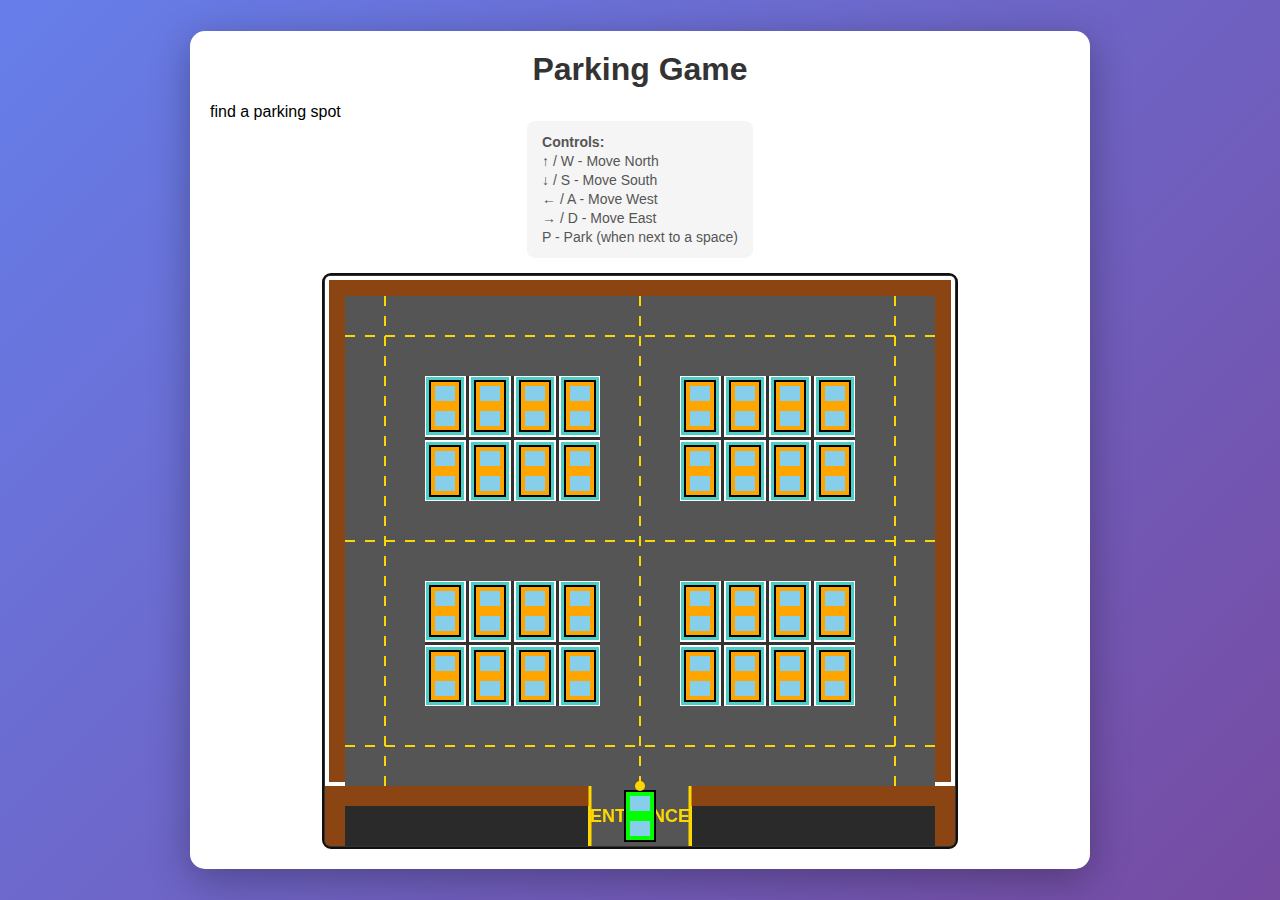
<file: Draft1-ParkingGame/index.html>
<!DOCTYPE html>
<html lang="en">
<head>
    <meta charset="UTF-8">
    <meta name="viewport" content="width=device-width, initial-scale=1.0">
    <title>Parking Game - Draft 1</title>
    <link rel="stylesheet" href="style.css">
</head>
<body>
    <div class="game-container">
        <h1>Parking Game</h1>
        <p class="subtitle">find a parking spot</p>
        <div class="game-info">
            <div class="controls-info">
                <p><strong>Controls:</strong></p>
                <p>↑ / W - Move North</p>
                <p>↓ / S - Move South</p>
                <p>← / A - Move West</p>
                <p>→ / D - Move East</p>
                <p>P - Park (when next to a space)</p>
            </div>
        </div>
        <canvas id="gameCanvas" tabindex="0"></canvas>
        <div id="parkButton" class="park-button hidden">PARK (P)</div>
    </div>
    
    <!-- Win Modal -->
    <div id="winModal" class="modal hidden">
        <div class="modal-content">
            <h2>🎉 You Win! 🎉</h2>
            <p>Congratulations! You successfully parked your car!</p>
            <button id="restartButton" class="restart-button">Restart Game</button>
        </div>
    </div>
    
    <script src="game.js"></script>
</body>
</html>
</file>
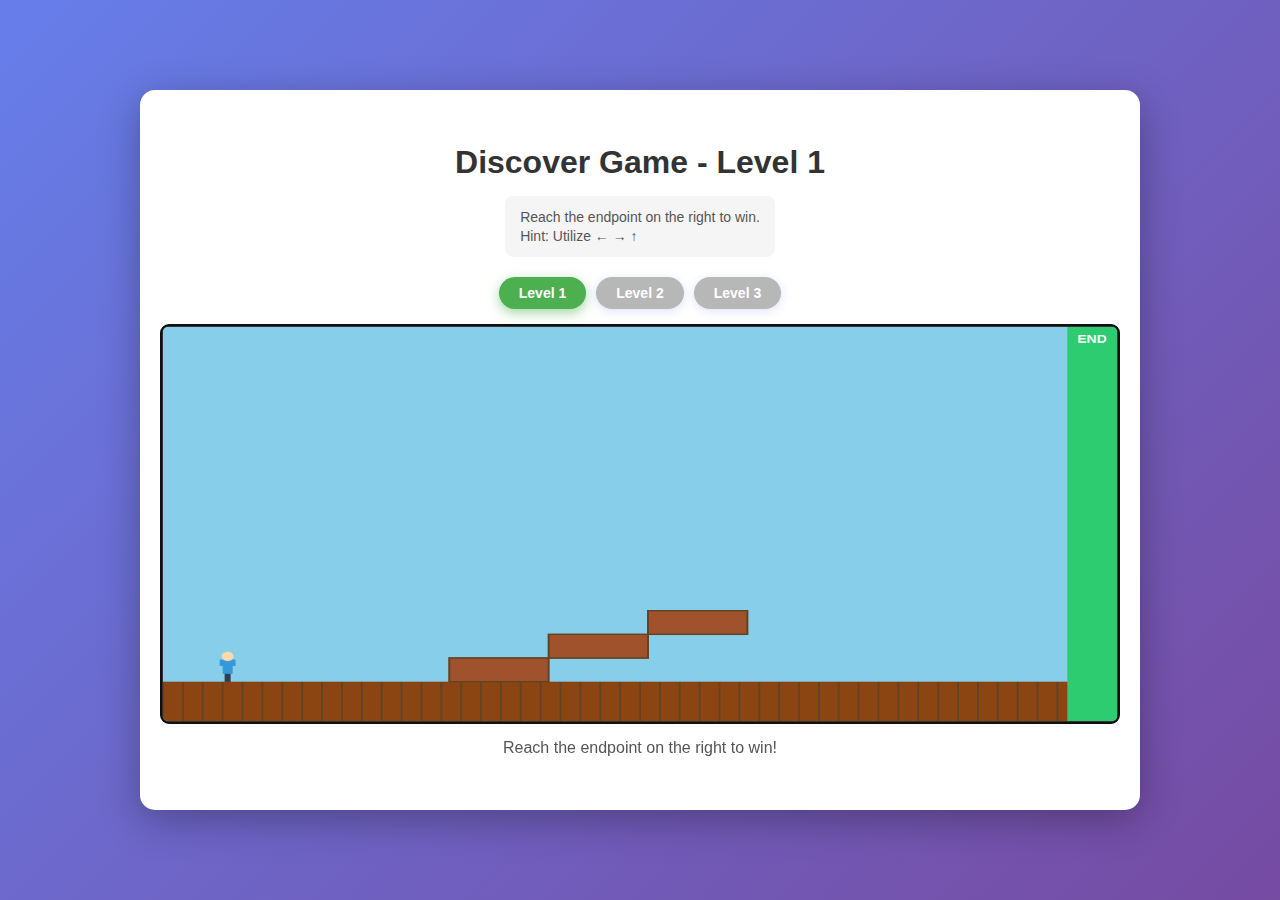
<file: Draft2-DiscoverGame/index.html>
<!DOCTYPE html>
<html lang="en">
<head>
    <meta charset="UTF-8">
    <meta name="viewport" content="width=device-width, initial-scale=1.0">
    <title>Discover Game - Draft 2</title>
    <link rel="stylesheet" href="style.css">
</head>
<body>
    <div class="game-container">
        <h1>Discover Game - Level <span id="levelDisplay">1</span></h1>
        <div class="game-info">
            <div class="controls-info">
                <p>Reach the endpoint on the right to win.</p>
                <p id="levelInstructions">Hint: Utilize ← → ↑</p>
            </div>
            <div class="level-selector">
                <button id="level1Button" class="level-button">Level 1</button>
                <button id="level2Button" class="level-button">Level 2</button>
                <button id="level3Button" class="level-button">Level 3</button>
            </div>
        </div>
        <canvas id="gameCanvas" tabindex="0"></canvas>
        <div class="objective">
            <p>Reach the endpoint on the right to win!</p>
        </div>
    </div>
    
    <!-- Win Modal -->
    <div id="winModal" class="modal hidden">
        <div class="modal-content">
            <h2>🎉 You Win! 🎉</h2>
            <p>Congratulations! You figured out the rules and reached the endpoint!</p>
            <button id="restartButton" class="restart-button">Play Again</button>
        </div>
    </div>
    
    <script src="game.js"></script>
</body>
</html>
</file>
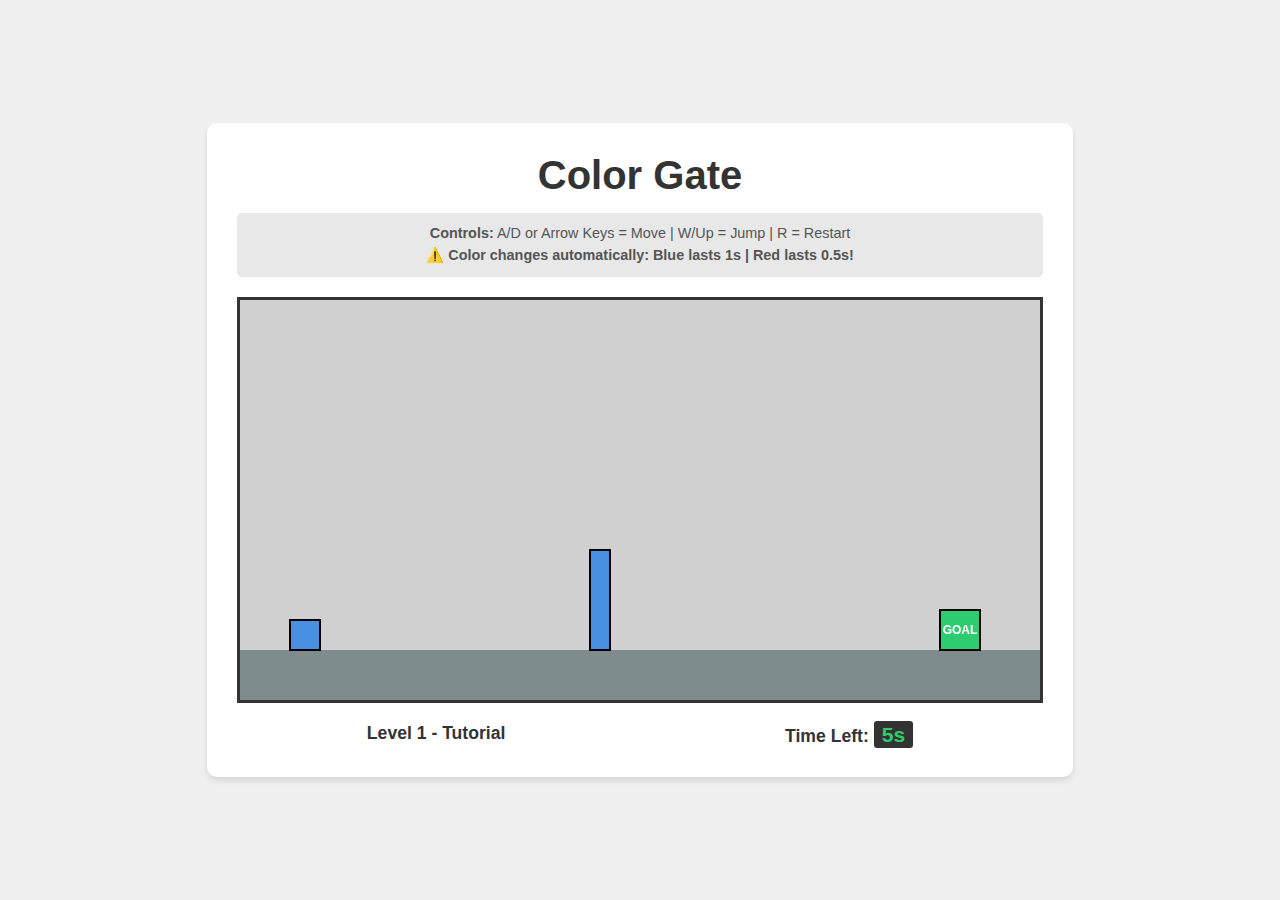
<file: Draft3-ColorGateGame/index.html>
<!DOCTYPE html>
<html lang="en">
<head>
    <meta charset="UTF-8">
    <meta name="viewport" content="width=device-width, initial-scale=1.0">
    <title>Color Gate - Puzzle Platformer</title>
    <link rel="stylesheet" href="style.css">
</head>
<body>
    <div class="game-container">
        <h1>Color Gate</h1>
        <div class="controls-info">
            <p><strong>Controls:</strong> A/D or Arrow Keys = Move | W/Up = Jump | R = Restart</p>
            <p><strong>⚠️ Color changes automatically: Blue lasts 1s | Red lasts 0.5s!</strong></p>
        </div>
        <canvas id="gameCanvas" width="800" height="400"></canvas>
        <div class="level-info">
            <p id="levelText">Level 1 - Tutorial</p>
            <p id="timerText">Time Left: <span id="levelTimer">5s</span></p>
        </div>
    </div>

    <!-- Level Complete Popup -->
    <div id="levelCompletePopup" class="popup-overlay">
        <div class="popup-content">
            <h2>🎉 Congratulations!</h2>
            <p id="popupMessage">Level Complete!</p>
            <button id="nextLevelBtn" class="popup-button">Next Level</button>
        </div>
    </div>

    <script src="game.js"></script>
</body>
</html>
</file>
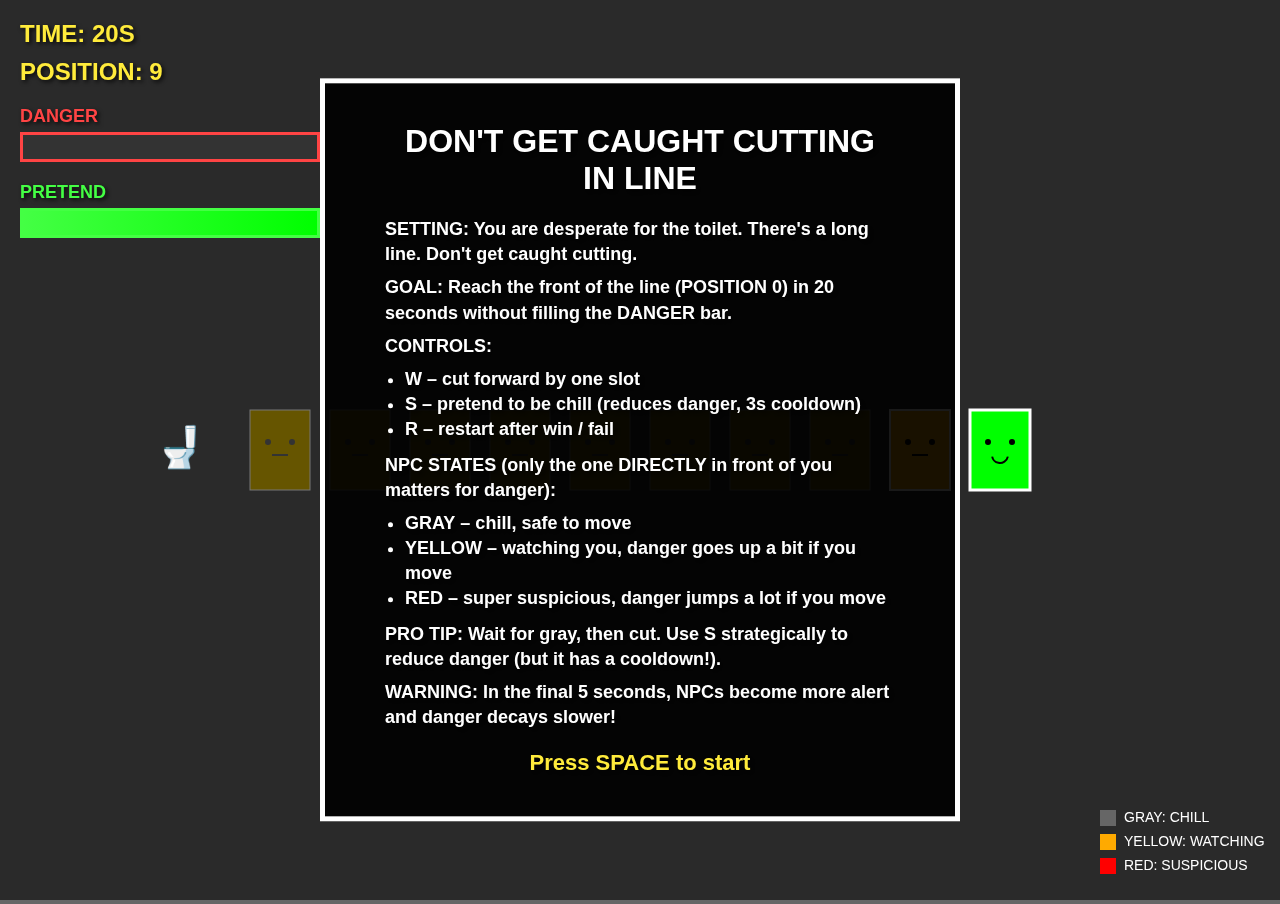
<file: Draft4-DidYouJustMove?/index.html>
<!DOCTYPE html>
<html lang="en">
<head>
    <meta charset="UTF-8">
    <meta name="viewport" content="width=device-width, initial-scale=1.0">
    <title>Did you just move?</title>
    <link rel="stylesheet" href="style.css">
</head>
<body>
    <div id="gameContainer">
        <div id="ui">
            <div id="timer">TIME: <span id="timeValue">20</span>s</div>
            <div id="position">POSITION: <span id="positionValue">9</span></div>
            <div id="dangerContainer">
                <div id="dangerLabel">DANGER</div>
                <div id="dangerBar">
                    <div id="dangerFill"></div>
                </div>
            </div>
            <div id="pretendContainer">
                <div id="pretendLabel">PRETEND</div>
                <div id="pretendBar">
                    <div id="pretendFill"></div>
                </div>
            </div>
        </div>
        <canvas id="gameCanvas"></canvas>
        <div id="startScreen">
            <div id="startTitle">DON'T GET CAUGHT CUTTING IN LINE</div>
            <div id="startInstructions">
                <p><strong>SETTING</strong>: You are desperate for the toilet. There's a long line. Don't get caught cutting.</p>
                <p><strong>GOAL</strong>: Reach the front of the line (POSITION 0) in 20 seconds without filling the DANGER bar.</p>
                <p><strong>CONTROLS</strong>:</p>
                <ul>
                    <li><strong>W</strong> – cut forward by one slot</li>
                    <li><strong>S</strong> – pretend to be chill (reduces danger, 3s cooldown)</li>
                    <li><strong>R</strong> – restart after win / fail</li>
                </ul>
                <p><strong>NPC STATES</strong> (only the one DIRECTLY in front of you matters for danger):</p>
                <ul>
                    <li><strong>GRAY</strong> – chill, safe to move</li>
                    <li><strong>YELLOW</strong> – watching you, danger goes up a bit if you move</li>
                    <li><strong>RED</strong> – super suspicious, danger jumps a lot if you move</li>
                </ul>
                <p><strong>PRO TIP</strong>: Wait for gray, then cut. Use S strategically to reduce danger (but it has a cooldown!).</p>
                <p><strong>WARNING</strong>: In the final 5 seconds, NPCs become more alert and danger decays slower!</p>
            </div>
            <div id="startHint">Press SPACE to start</div>
        </div>
        <div id="gameOver" class="hidden">
            <div id="gameOverText">Did you just move?</div>
            <div id="gameOverSubtext"></div>
            <div id="restartBtn">Press R to restart</div>
        </div>
        <div id="winScreen" class="hidden">
            <div id="winText">YOU WIN!</div>
            <div id="winSubtext">(but at what cost?)</div>
            <div id="restartBtnWin">Press R to restart</div>
        </div>
    </div>
    <script src="game.js"></script>
</body>
</html>
</file>
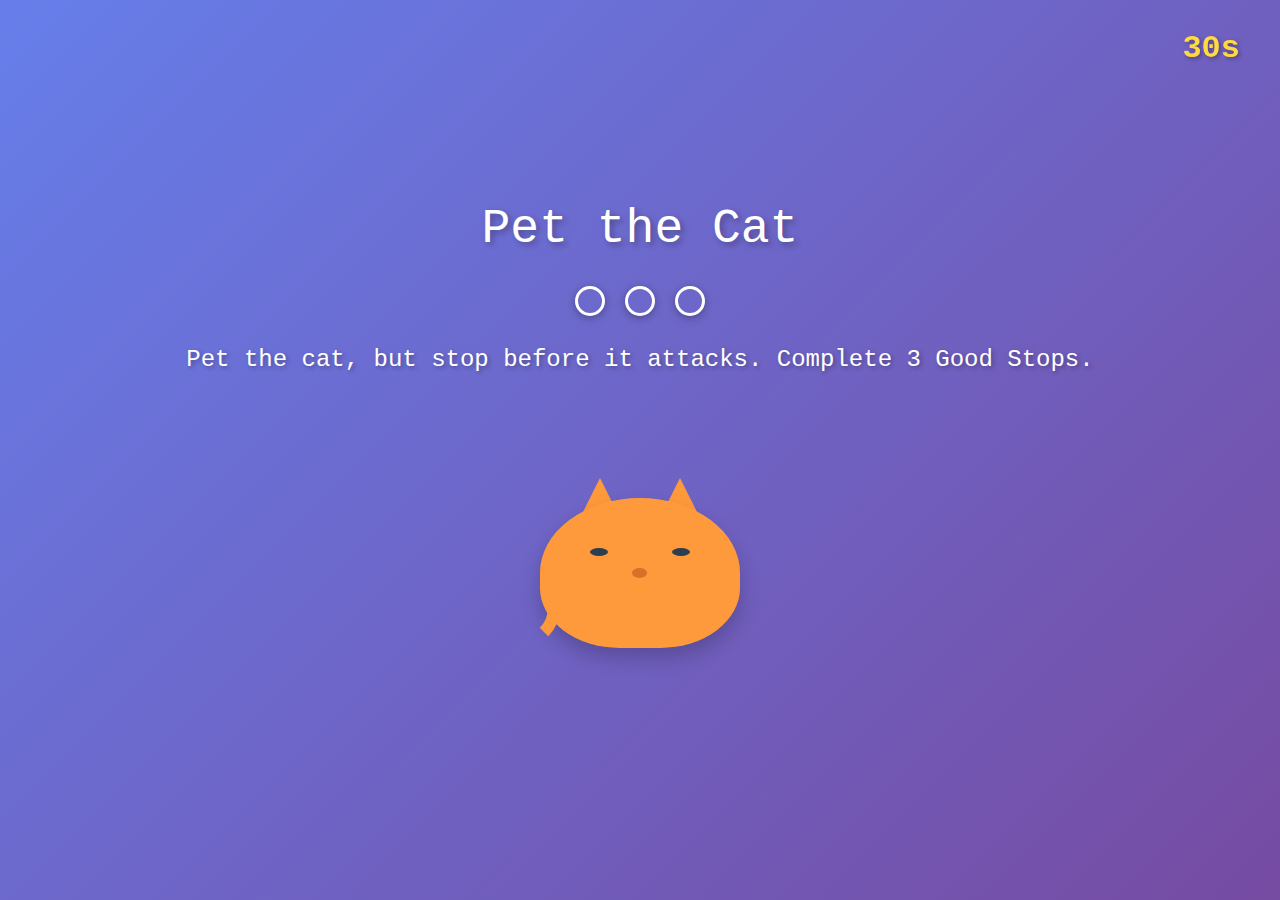
<file: Draft5-PetTheCat/index.html>
<!DOCTYPE html>
<html lang="en">
<head>
    <meta charset="UTF-8">
    <meta name="viewport" content="width=device-width, initial-scale=1.0">
    <title>Pet the Cat</title>
    <style>
        * {
            margin: 0;
            padding: 0;
            box-sizing: border-box;
            user-select: none;
        }

        body {
            font-family: 'Courier New', monospace;
            background: linear-gradient(135deg, #667eea 0%, #764ba2 100%);
            min-height: 100vh;
            display: flex;
            flex-direction: column;
            align-items: center;
            justify-content: center;
            overflow: hidden;
        }

        /* Keyframe Animations */
        @keyframes tailSwishSlow {
            0%, 100% { transform: rotate(-5deg); }
            50% { transform: rotate(5deg); }
        }

        @keyframes tailSwishFast {
            0%, 100% { transform: rotate(-35deg); }
            50% { transform: rotate(35deg); }
        }

        @keyframes pawSwipe {
            0% {
                opacity: 0;
                transform: rotate(-45deg) scale(0) translate(0, 0);
            }
            50% {
                opacity: 1;
                transform: rotate(-45deg) scale(1.5) translate(50px, -20px);
            }
            100% {
                opacity: 0;
                transform: rotate(-45deg) scale(1) translate(80px, -40px);
            }
        }

        @keyframes screenShake {
            0%, 100% { transform: translate(0, 0); }
            10%, 30%, 50%, 70%, 90% { transform: translate(-10px, 0); }
            20%, 40%, 60%, 80% { transform: translate(10px, 0); }
        }

        /* State-based animations applied via root classes */
        body.state-calm #tail {
            animation: tailSwishSlow 4s ease-in-out infinite;
        }

        body.state-warning #tail {
            animation: tailSwishFast 1s ease-in-out infinite;
        }

        body.state-attack #tail {
            animation: tailSwishFast 0.3s ease-in-out infinite;
        }

        body.attack-active {
            animation: screenShake 0.5s;
        }

        body.attack-active #paw {
            animation: pawSwipe 0.5s;
        }

        #flash {
            position: fixed;
            top: 0;
            left: 0;
            width: 100vw;
            height: 100vh;
            background: rgba(255, 0, 0, 0);
            pointer-events: none;
            transition: background 0.1s;
            z-index: 1000;
        }

        #flash.active {
            background: rgba(255, 0, 0, 0.5);
        }

        #title {
            font-size: 48px;
            color: white;
            text-shadow: 3px 3px 6px rgba(0, 0, 0, 0.3);
            margin-bottom: 30px;
        }

        #message {
            font-size: 24px;
            color: white;
            text-shadow: 2px 2px 4px rgba(0, 0, 0, 0.3);
            margin-bottom: 20px;
            min-height: 32px;
        }

        #timer-display {
            position: fixed;
            top: 30px;
            right: 40px;
            font-size: 32px;
            color: #ffd93d;
            text-shadow: 2px 2px 4px rgba(0, 0, 0, 0.3);
            font-weight: bold;
            z-index: 100;
        }

        #goals {
            display: flex;
            gap: 20px;
            margin-bottom: 30px;
            z-index: 100;
        }

        .goal-dot {
            width: 30px;
            height: 30px;
            border-radius: 50%;
            border: 3px solid white;
            background: transparent;
            box-shadow: 0 2px 8px rgba(0, 0, 0, 0.3);
            transition: background 0.3s, transform 0.2s;
        }

        .goal-dot.filled {
            background: white;
            transform: scale(1.2);
        }

        #cat-container {
            position: relative;
            width: 300px;
            height: 300px;
            cursor: pointer;
            z-index: 10;
            transition: transform 0.1s ease-out;
        }

        #cat-container.stunned {
            cursor: not-allowed;
            opacity: 0.7;
        }

        #cat {
            position: relative;
            width: 200px;
            height: 200px;
            margin: 50px auto;
        }

        #cat-body {
            position: absolute;
            width: 200px;
            height: 150px;
            background: #ff9a3c;
            border-radius: 50% 50% 40% 40%;
            top: 50px;
            left: 0;
            box-shadow: 0 10px 20px rgba(0, 0, 0, 0.2);
        }

        .ear {
            position: absolute;
            width: 0;
            height: 0;
            border-left: 30px solid transparent;
            border-right: 30px solid transparent;
            border-bottom: 60px solid #ff9a3c;
            top: 30px;
            transform-origin: bottom center;
            transition: transform 0.3s;
        }

        #ear-left {
            left: 30px;
        }

        #ear-right {
            right: 30px;
        }

        /* Ear rotation states */
        body.state-calm .ear {
            transform: rotate(0deg);
        }

        body.state-warning #ear-left {
            transform: rotate(-15deg);
        }

        body.state-warning #ear-right {
            transform: rotate(15deg);
        }

        body.state-attack #ear-left {
            transform: rotate(-30deg);
        }

        body.state-attack #ear-right {
            transform: rotate(30deg);
        }

        .eye {
            position: absolute;
            background: #2c3e50;
            border-radius: 50%;
            top: 100px;
            transition: all 0.3s;
        }

        #eye-left {
            left: 50px;
        }

        #eye-right {
            right: 50px;
        }

        /* Eye states */
        body.state-calm .eye {
            width: 18px;
            height: 8px;
            border-radius: 50%;
        }

        body.state-warning .eye {
            width: 25px;
            height: 25px;
            border-radius: 50%;
        }

        body.state-attack .eye {
            width: 8px;
            height: 30px;
            border-radius: 4px;
        }

        #nose {
            position: absolute;
            width: 15px;
            height: 10px;
            background: #d67128;
            border-radius: 50%;
            top: 120px;
            left: 92px;
        }

        #tail {
            position: absolute;
            width: 80px;
            height: 80px;
            border: 12px solid #ff9a3c;
            border-color: transparent #ff9a3c transparent transparent;
            border-radius: 50%;
            top: 120px;
            left: -60px;
            transform-origin: right center;
        }

        #paw {
            position: absolute;
            width: 40px;
            height: 40px;
            background: #ff9a3c;
            border-radius: 50% 50% 50% 0;
            top: 150px;
            left: 180px;
            opacity: 0;
            transform: rotate(-45deg) scale(0);
            z-index: 100;
        }

        #restart-btn {
            margin-top: 30px;
            padding: 15px 30px;
            font-size: 20px;
            font-family: 'Courier New', monospace;
            background: white;
            border: none;
            border-radius: 10px;
            cursor: pointer;
            box-shadow: 0 5px 15px rgba(0, 0, 0, 0.2);
            transition: transform 0.2s, box-shadow 0.2s;
            display: none;
        }

        #restart-btn:hover {
            transform: translateY(-2px);
            box-shadow: 0 7px 20px rgba(0, 0, 0, 0.3);
        }

        #restart-btn:active {
            transform: translateY(0);
            box-shadow: 0 3px 10px rgba(0, 0, 0, 0.2);
        }

        #restart-btn.show {
            display: block;
        }
    </style>
</head>
<body class="state-calm">
    <div id="flash"></div>
    <div id="timer-display">
        <span id="timer-count">30</span>s
    </div>
    <div id="title">Pet the Cat</div>
    <div id="goals">
        <div class="goal-dot" id="goal1"></div>
        <div class="goal-dot" id="goal2"></div>
        <div class="goal-dot" id="goal3"></div>
    </div>
    <div id="message">Pet the cat, but stop before it attacks. Complete 3 Good Stops.</div>
    
    <div id="cat-container">
        <div id="cat">
            <div id="ear-left" class="ear"></div>
            <div id="ear-right" class="ear"></div>
            <div id="cat-body"></div>
            <div id="eye-left" class="eye"></div>
            <div id="eye-right" class="eye"></div>
            <div id="nose"></div>
            <div id="tail"></div>
            <div id="paw"></div>
        </div>
    </div>

    <button id="restart-btn">Restart</button>

    <script>
        // Game state
        let tension = 0;
        let goodStops = 0;
        let isStunned = false;
        let gameTime = 0;
        let gameStarted = false;
        let gameRunning = true;
        let lastTime = Date.now();
        let hasAttacked = false;
        let lastState = 'calm';
        
        // Combo system
        let combo = 0;
        let lastPetTime = 0;
        let stopTime = 0; // When player stopped (last pet + 0.9s)
        let isStopped = false;
        let stopObservationStart = 0;
        
        // Good Stop tracking
        let currentCombo = 0;
        let warningTouchesInCombo = 0;
        let enteredWarningInCombo = false;
        let wasInWarning = false;
        let isInWarningState = false; // Track if currently in WARNING state
        let achievedGoodStopInWarning = false; // Track if Good Stop was achieved after entering WARNING
        
        // Guidance (first 3 warnings)
        let warningCount = 0;
        let goodStopCount = 0;

        // Constants
        const GAME_DURATION = 30;
        const TENSION_BASE = 8; // base tension per click
        const TENSION_COOLDOWN = 15; // per second when not petting
        const STUN_DURATION = 1; // 1 second stun after attack
        const GOOD_STOPS_REQUIRED = 3;
        
        // Good Stop requirements
        const MIN_COMBO_FOR_GOOD_STOP = 6;
        const MIN_WARNING_TOUCHES = 2;
        const STOP_WINDOW = 0.9; // seconds without petting = stop
        const OBSERVATION_WINDOW = 1.2; // seconds to observe if tension drops
        const CALM_THRESHOLD = 45; // tension must drop below this for Good Stop

        // DOM elements
        const cat = document.getElementById('cat');
        const catContainer = document.getElementById('cat-container');
        const message = document.getElementById('message');
        const restartBtn = document.getElementById('restart-btn');
        const flash = document.getElementById('flash');
        const paw = document.getElementById('paw');
        const body = document.body;
        const timerCount = document.getElementById('timer-count');
        const goalDots = [
            document.getElementById('goal1'),
            document.getElementById('goal2'),
            document.getElementById('goal3')
        ];

        // Audio context for sound effects
        let audioContext = null;
        
        // Initialize audio context (requires user interaction)
        function initAudio() {
            if (!audioContext) {
                audioContext = new (window.AudioContext || window.webkitAudioContext)();
            }
        }

        // Sound effect functions using Web Audio API
        function playSound(frequency, duration, type = 'sine', volume = 0.3) {
            if (!audioContext) return;
            
            const oscillator = audioContext.createOscillator();
            const gainNode = audioContext.createGain();
            
            oscillator.connect(gainNode);
            gainNode.connect(audioContext.destination);
            
            oscillator.frequency.value = frequency;
            oscillator.type = type;
            
            gainNode.gain.setValueAtTime(volume, audioContext.currentTime);
            gainNode.gain.exponentialRampToValueAtTime(0.01, audioContext.currentTime + duration);
            
            oscillator.start(audioContext.currentTime);
            oscillator.stop(audioContext.currentTime + duration);
        }

        // Specific sound effects
        function playPetSound() {
            // Soft click/pet sound
            playSound(400, 0.1, 'sine', 0.2);
        }

        function playWarningSound() {
            // Rising tension sound
            playSound(300, 0.15, 'sine', 0.25);
            setTimeout(() => playSound(350, 0.15, 'sine', 0.2), 50);
        }

        function playAttackSound() {
            // Harsh attack sound
            playSound(150, 0.2, 'sawtooth', 0.5);
            setTimeout(() => playSound(200, 0.15, 'sawtooth', 0.4), 100);
        }

        function playGoodStopSound() {
            // Pleasant success sound
            playSound(523, 0.15, 'sine', 0.3); // C
            setTimeout(() => playSound(659, 0.15, 'sine', 0.3), 100); // E
            setTimeout(() => playSound(784, 0.2, 'sine', 0.3), 200); // G
        }

        // Click event (pet cat)
        catContainer.addEventListener('click', (e) => {
            if (!isStunned && gameRunning) {
                // Initialize audio on first interaction
                if (!audioContext) {
                    initAudio();
                }
                petCat();
            }
        });

        // Restart button
        restartBtn.addEventListener('click', () => {
            // Initialize audio on first interaction
            if (!audioContext) {
                initAudio();
            }
            resetGame();
        });

        function petCat() {
            // Start the game on first click
            if (!gameStarted) {
                gameStarted = true;
                gameTime = 0;
                lastTime = Date.now();
                message.textContent = '';
            }

            // Cancel stop if player pets again
            if (isStopped) {
                isStopped = false;
                stopTime = 0;
                stopObservationStart = 0;
                // Continue combo
                combo = currentCombo;
            }

            // Update combo
            combo++;
            currentCombo = combo;
            lastPetTime = gameTime;

            // Calculate tension increase: base + combo bonus
            const comboBonus = Math.floor(combo / 3);
            const tensionIncrease = TENSION_BASE + comboBonus;
            tension += tensionIncrease;
            tension = Math.max(0, Math.min(100, tension));

            // Track if we entered WARNING in this combo
            const currentState = getState();
            if (currentState === 'warning') {
                if (!enteredWarningInCombo) {
                    enteredWarningInCombo = true;
                }
                warningTouchesInCombo++;
                wasInWarning = true;
            }

            // Check for immediate attack
            if (currentState === 'attack' && !hasAttacked && !isStunned) {
                triggerAttack();
            }

            // Trigger pet animation (visual feedback)
            catContainer.style.transform = 'scale(0.95)';
            setTimeout(() => {
                catContainer.style.transform = 'scale(1)';
            }, 100);

            // Play pet sound
            playPetSound();
        }


        function updateDisplay() {
            const timeLeft = Math.max(0, Math.ceil(GAME_DURATION - gameTime));
            timerCount.textContent = timeLeft;
            
            // Update goal dots
            for (let i = 0; i < goalDots.length; i++) {
                if (i < goodStops) {
                    goalDots[i].classList.add('filled');
                } else {
                    goalDots[i].classList.remove('filled');
                }
            }
        }

        function resetGame() {
            // Reset all game state
            tension = 0;
            goodStops = 0;
            isStunned = false;
            gameTime = 0;
            gameStarted = false;
            gameRunning = true;
            lastTime = Date.now();
            hasAttacked = false;
            lastState = 'calm';
            
            // Reset combo system
            combo = 0;
            currentCombo = 0;
            lastPetTime = 0;
            stopTime = 0;
            isStopped = false;
            stopObservationStart = 0;
            
            // Reset Good Stop tracking
            warningTouchesInCombo = 0;
            enteredWarningInCombo = false;
            wasInWarning = false;
            isInWarningState = false;
            achievedGoodStopInWarning = false;
            
            // Reset guidance
            warningCount = 0;
            goodStopCount = 0;
            
            // Reset UI
            message.textContent = 'Pet the cat, but stop before it attacks. Complete 3 Good Stops.';
            restartBtn.classList.remove('show');
            catContainer.classList.remove('stunned');
            body.classList.remove('attack-active');
            catContainer.style.transform = 'scale(1)';
            
            // Reset timer display to 30
            timerCount.textContent = GAME_DURATION;
            
            // Update displays and cat state
            updateDisplay();
            updateCatState();

            // Restart the loop if it was stopped after a game end
            requestAnimationFrame(gameLoop);
        }

        function getState() {
            if (tension >= 80) return 'attack';
            if (tension >= 50) return 'warning';
            return 'calm';
        }

        function updateCatState() {
            const state = getState();
            // Remove all state classes
            body.classList.remove('state-calm', 'state-warning', 'state-attack');
            // Add current state class
            body.classList.add(`state-${state}`);
        }

        function triggerAttack() {
            hasAttacked = true;
            gameRunning = false;

            // Play attack sound
            playAttackSound();

            // Visual effects - trigger attack animations via root class
            body.classList.add('attack-active');
            flash.classList.add('active');

            // Stun player
            isStunned = true;
            catContainer.classList.add('stunned');

            // Remove visual effects
            setTimeout(() => {
                body.classList.remove('attack-active');
                flash.classList.remove('active');
                updateCatState();
            }, 500);

            // Game over immediately after attack
            setTimeout(() => {
                endGame('attack');
            }, 500);
        }

        function endGame(reason) {
            gameRunning = false;
            
            // Determine ending based on reason
            let endingMessage = '';
            if (reason === 'success') {
                // Success ending - completed 3 good stops
                endingMessage = 'Success! You learned when to stop.';
            } else if (reason === 'attack') {
                // Failure ending - got attacked
                endingMessage = 'Not every touch is welcome.';
            } else {
                // Neutral ending (time ran out)
                endingMessage = `Time's up. You stopped ${goodStops}/3 times.`;
            }
            
            message.textContent = endingMessage;
            restartBtn.classList.add('show');
        }

        function gameLoop() {
            if (!gameRunning) return;

            const currentTime = Date.now();
            const deltaTime = (currentTime - lastTime) / 1000;
            lastTime = currentTime;

            // Only progress game time after first click
            if (gameStarted) {
                gameTime += deltaTime;

                // Check if game is over (time limit)
                if (gameTime >= GAME_DURATION) {
                    endGame('timeout');
                    return;
                }

                // Check for successful completion (3 good stops)
                if (goodStops >= GOOD_STOPS_REQUIRED) {
                    endGame('success');
                    return;
                }
            }

            // Always update display (even if game hasn't started)
            updateDisplay();

            // Only process game mechanics after game has started
            if (gameStarted) {
                // Handle tension cooldown
                if (!isStunned) {
                    tension -= TENSION_COOLDOWN * deltaTime;
                    tension = Math.max(0, Math.min(100, tension));
                }

                // Check for stop (0.9 seconds without petting)
                if (!isStopped && combo > 0 && (gameTime - lastPetTime) >= STOP_WINDOW) {
                    isStopped = true;
                    stopTime = gameTime;
                    stopObservationStart = gameTime;
                }

                // Track state changes
                const currentState = getState();
                
                // Track WARNING entry
                if (currentState === 'warning' && lastState !== 'warning') {
                    warningCount++;
                    wasInWarning = true;
                    isInWarningState = true;
                    achievedGoodStopInWarning = false; // Reset when entering WARNING
                    // Play warning sound
                    playWarningSound();
                }

                // Handle Good Stop observation period (check this BEFORE leaving WARNING check)
                if (isStopped && stopObservationStart > 0) {
                    const observationTime = gameTime - stopObservationStart;
                    
                    // Check if tension dropped to CALM
                    if (currentState === 'calm' && tension < CALM_THRESHOLD) {
                        // Check Good Stop conditions
                        const validCombo = currentCombo >= MIN_COMBO_FOR_GOOD_STOP;
                        const validWarning = enteredWarningInCombo && warningTouchesInCombo >= MIN_WARNING_TOUCHES;
                        const noAttack = !hasAttacked;
                        
                        if (validCombo && validWarning && noAttack) {
                            // Good Stop success!
                            goodStops++;
                            goodStopCount++;
                            updateDisplay();
                            
                            // Mark that Good Stop was achieved (before leaving WARNING check)
                            achievedGoodStopInWarning = true;
                            
                            // Play success sound
                            playGoodStopSound();
                            
                            // Show success message
                            message.textContent = 'Good stop.';
                            setTimeout(() => {
                                if (message.textContent === 'Good stop.') {
                                    message.textContent = '';
                                }
                            }, 2000);
                            
                            // Reset combo tracking
                            combo = 0;
                            currentCombo = 0;
                            warningTouchesInCombo = 0;
                            enteredWarningInCombo = false;
                        }
                        
                        // Reset stop tracking
                        isStopped = false;
                        stopTime = 0;
                        stopObservationStart = 0;
                        currentCombo = 0;
                        warningTouchesInCombo = 0;
                        enteredWarningInCombo = false;
                    } else if (observationTime > OBSERVATION_WINDOW) {
                        // Observation window expired - check if should show "Too gentle"
                        const meetsGoodStopRequirements = currentCombo >= MIN_COMBO_FOR_GOOD_STOP && 
                                                           enteredWarningInCombo && 
                                                           warningTouchesInCombo >= MIN_WARNING_TOUCHES;
                        
                        // If observation expired without success and was in WARNING, show "Too gentle"
                        if (isInWarningState && !achievedGoodStopInWarning && meetsGoodStopRequirements) {
                            // Had requirements but observation expired without success
                            message.textContent = 'Too gentle.';
                            setTimeout(() => {
                                if (message.textContent === 'Too gentle.') {
                                    message.textContent = '';
                                }
                            }, 2000);
                        }
                        
                        // Reset observation period
                        isStopped = false;
                        stopTime = 0;
                        stopObservationStart = 0;
                        combo = 0;
                        currentCombo = 0;
                        warningTouchesInCombo = 0;
                        enteredWarningInCombo = false;
                        isInWarningState = false;
                    }
                }

                // Reset combo if tension fully cools down
                if (tension === 0 && combo > 0) {
                    combo = 0;
                    currentCombo = 0;
                    warningTouchesInCombo = 0;
                    enteredWarningInCombo = false;
                }
                
                // Track leaving WARNING state (without Good Stop) - check AFTER Good Stop evaluation
                // Only show "Too gentle" if player left WARNING without meeting Good Stop requirements
                // AND not in observation period (wait for observation period to end)
                if (isInWarningState && currentState !== 'warning' && !achievedGoodStopInWarning) {
                    // Check if player meets Good Stop requirements
                    const meetsGoodStopRequirements = currentCombo >= MIN_COMBO_FOR_GOOD_STOP && 
                                                       enteredWarningInCombo && 
                                                       warningTouchesInCombo >= MIN_WARNING_TOUCHES;
                    
                    // Only show "Too gentle" if:
                    // 1. Not in observation period (already stopped and waiting), AND
                    // 2. Doesn't meet requirements (if meets requirements, wait for observation period)
                    if (!isStopped && !meetsGoodStopRequirements) {
                        // Left WARNING without meeting requirements and not in observation period
                        message.textContent = 'Too gentle.';
                        setTimeout(() => {
                            if (message.textContent === 'Too gentle.') {
                                message.textContent = '';
                            }
                        }, 2000);
                        isInWarningState = false;
                    }
                    // If in observation period or meets requirements, keep isInWarningState true
                    // to check later when observation period ends
                } else if (currentState !== 'warning' && !isStopped) {
                    // Reset flag when not in WARNING and not observing
                    isInWarningState = false;
                }
                
                // Check for attack
                if (currentState === 'attack' && !hasAttacked && !isStunned) {
                    triggerAttack();
                } else if (currentState !== 'attack') {
                    hasAttacked = false;
                }
                
                lastState = currentState;

                // Update state
                updateCatState();
            }

            requestAnimationFrame(gameLoop);
        }

        // Start the game
        gameLoop();
    </script>
</body>
</html>
</file>
<file: Draft1-ParkingGame/style.css>
* {
    margin: 0;
    padding: 0;
    box-sizing: border-box;
}

body {
    font-family: 'Arial', sans-serif;
    background: linear-gradient(135deg, #667eea 0%, #764ba2 100%);
    display: flex;
    justify-content: center;
    align-items: center;
    min-height: 100vh;
    padding: 20px;
}

.game-container {
    background: white;
    border-radius: 15px;
    padding: 20px;
    box-shadow: 0 10px 40px rgba(0, 0, 0, 0.3);
    max-width: 900px;
    width: 100%;
}

h1 {
    text-align: center;
    color: #333;
    margin-bottom: 15px;
}

.game-info {
    display: flex;
    justify-content: center;
    margin-bottom: 15px;
}

.controls-info {
    background: #f5f5f5;
    padding: 10px 15px;
    border-radius: 8px;
    font-size: 14px;
}

.controls-info p {
    margin: 3px 0;
    color: #555;
}

#gameCanvas {
    display: block;
    margin: 0 auto;
    border: 3px solid #333;
    border-radius: 8px;
    background: #2a2a2a;
    cursor: pointer;
}

.park-button {
    position: fixed;
    bottom: 30px;
    left: 50%;
    transform: translateX(-50%);
    background: #4CAF50;
    color: white;
    padding: 15px 30px;
    border-radius: 50px;
    font-size: 18px;
    font-weight: bold;
    cursor: pointer;
    box-shadow: 0 4px 15px rgba(76, 175, 80, 0.4);
    transition: all 0.3s ease;
    z-index: 1000;
}

.park-button:hover {
    background: #45a049;
    transform: translateX(-50%) scale(1.05);
    box-shadow: 0 6px 20px rgba(76, 175, 80, 0.6);
}

.park-button.hidden {
    display: none;
}

/* Win Modal Styles */
.modal {
    position: fixed;
    top: 0;
    left: 0;
    width: 100%;
    height: 100%;
    background: rgba(0, 0, 0, 0.7);
    display: flex;
    justify-content: center;
    align-items: center;
    z-index: 2000;
    animation: fadeIn 0.3s ease;
}

.modal.hidden {
    display: none;
}

.modal-content {
    background: white;
    padding: 40px;
    border-radius: 15px;
    text-align: center;
    box-shadow: 0 10px 40px rgba(0, 0, 0, 0.5);
    animation: slideIn 0.3s ease;
    max-width: 400px;
    width: 90%;
}

.modal-content h2 {
    color: #4CAF50;
    margin-bottom: 15px;
    font-size: 32px;
}

.modal-content p {
    color: #555;
    margin-bottom: 25px;
    font-size: 18px;
}

.restart-button {
    background: #4CAF50;
    color: white;
    padding: 15px 40px;
    border: none;
    border-radius: 50px;
    font-size: 18px;
    font-weight: bold;
    cursor: pointer;
    box-shadow: 0 4px 15px rgba(76, 175, 80, 0.4);
    transition: all 0.3s ease;
}

.restart-button:hover {
    background: #45a049;
    transform: scale(1.05);
    box-shadow: 0 6px 20px rgba(76, 175, 80, 0.6);
}

@keyframes fadeIn {
    from {
        opacity: 0;
    }
    to {
        opacity: 1;
    }
}

@keyframes slideIn {
    from {
        transform: translateY(-50px);
        opacity: 0;
    }
    to {
        transform: translateY(0);
        opacity: 1;
    }
}
</file>
<file: Draft2-DiscoverGame/style.css>
* {
    margin: 0;
    padding: 0;
    box-sizing: border-box;
}

body {
    font-family: 'Arial', sans-serif;
    background: linear-gradient(135deg, #667eea 0%, #764ba2 100%);
    display: flex;
    justify-content: center;
    align-items: center;
    min-height: 100vh;
    padding: 20px;
}

.game-container {
    background: white;
    border-radius: 15px;
    padding: 20px;
    box-shadow: 0 10px 40px rgba(0, 0, 0, 0.3);
    max-width: 1000px;
    width: 100%;
    display: flex;
    flex-direction: column;
    justify-content: center;
    min-height: 80vh;
}

h1 {
    text-align: center;
    color: #333;
    margin-bottom: 15px;
}

.game-info {
    display: flex;
    flex-direction: column;
    align-items: center;
    gap: 10px;
    margin-bottom: 15px;
    flex-shrink: 0;
}

.controls-info {
    background: #f5f5f5;
    padding: 10px 15px;
    border-radius: 8px;
    font-size: 14px;
}

.controls-info p {
    margin: 3px 0;
    color: #555;
}

.controls-info em {
    color: #e74c3c;
    font-weight: bold;
}

.level-selector {
    display: flex;
    gap: 10px;
    margin-top: 10px;
}

.level-button {
    background: #667eea;
    color: white;
    padding: 8px 20px;
    border: none;
    border-radius: 20px;
    font-size: 14px;
    font-weight: bold;
    cursor: pointer;
    transition: all 0.3s ease;
    box-shadow: 0 2px 8px rgba(102, 126, 234, 0.3);
}

.level-button:hover {
    background: #5568d3;
    transform: scale(1.05);
    box-shadow: 0 4px 12px rgba(102, 126, 234, 0.5);
}

.level-button.active {
    background: #4CAF50;
    box-shadow: 0 4px 12px rgba(76, 175, 80, 0.5);
}

.level-button.active:hover {
    background: #45a049;
}

.level-button.locked {
    background: #999 !important;
    color: #fff;
    cursor: not-allowed;
    opacity: 0.7;
}

.level-button.locked:hover {
    background: #888 !important;
    transform: none;
    box-shadow: 0 2px 8px rgba(0, 0, 0, 0.2);
}

.level-button:disabled {
    cursor: not-allowed;
}

.objective {
    text-align: center;
    margin-top: 15px;
    color: #555;
    font-size: 16px;
    flex-shrink: 0;
}

#gameCanvas {
    display: block;
    margin: 0 auto;
    border: 3px solid #333;
    border-radius: 8px;
    background: #87CEEB;
    cursor: pointer;
    flex-shrink: 0;
    max-width: 100%;
    width: 960px;
    height: 400px;
}

/* Win Modal Styles */
.modal {
    position: fixed;
    top: 0;
    left: 0;
    width: 100%;
    height: 100%;
    background: rgba(0, 0, 0, 0.7);
    display: flex;
    justify-content: center;
    align-items: center;
    z-index: 2000;
    animation: fadeIn 0.3s ease;
}

.modal.hidden {
    display: none;
}

.modal-content {
    background: white;
    padding: 40px;
    border-radius: 15px;
    text-align: center;
    box-shadow: 0 10px 40px rgba(0, 0, 0, 0.5);
    animation: slideIn 0.3s ease;
    max-width: 400px;
    width: 90%;
}

.modal-content h2 {
    color: #4CAF50;
    margin-bottom: 15px;
    font-size: 32px;
}

.modal-content p {
    color: #555;
    margin-bottom: 25px;
    font-size: 18px;
}

.restart-button {
    background: #4CAF50;
    color: white;
    padding: 15px 40px;
    border: none;
    border-radius: 50px;
    font-size: 18px;
    font-weight: bold;
    cursor: pointer;
    box-shadow: 0 4px 15px rgba(76, 175, 80, 0.4);
    transition: all 0.3s ease;
}

.restart-button:hover {
    background: #45a049;
    transform: scale(1.05);
    box-shadow: 0 6px 20px rgba(76, 175, 80, 0.6);
}

@keyframes fadeIn {
    from {
        opacity: 0;
    }
    to {
        opacity: 1;
    }
}

@keyframes slideIn {
    from {
        transform: translateY(-50px);
        opacity: 0;
    }
    to {
        transform: translateY(0);
        opacity: 1;
    }
}
</file>
<file: Draft3-ColorGateGame/style.css>
* {
    margin: 0;
    padding: 0;
    box-sizing: border-box;
}

body {
    font-family: 'Arial', sans-serif;
    background-color: #f0f0f0;
    display: flex;
    justify-content: center;
    align-items: center;
    min-height: 100vh;
    padding: 20px;
}

.game-container {
    background-color: white;
    padding: 30px;
    border-radius: 10px;
    box-shadow: 0 4px 6px rgba(0, 0, 0, 0.1);
    text-align: center;
}

h1 {
    color: #333;
    margin-bottom: 15px;
    font-size: 2.5em;
}

.controls-info {
    background-color: #e8e8e8;
    padding: 10px;
    border-radius: 5px;
    margin-bottom: 20px;
}

.controls-info p {
    color: #555;
    font-size: 0.9em;
    line-height: 1.5;
}

#gameCanvas {
    border: 3px solid #333;
    background-color: #d0d0d0;
    display: block;
    margin: 0 auto;
}

.level-info {
    margin-top: 20px;
    display: flex;
    justify-content: space-around;
    gap: 20px;
}

.level-info p {
    color: #333;
    font-size: 1.1em;
    font-weight: bold;
}

#currentColor {
    padding: 2px 8px;
    border-radius: 3px;
    background-color: #4A90E2;
    color: white;
}

#levelTimer {
    padding: 2px 8px;
    border-radius: 3px;
    background-color: #333;
    color: #2ECC71;
    font-weight: bold;
    font-size: 1.2em;
}

/* Popup Styles */
.popup-overlay {
    display: none;
    position: fixed;
    top: 0;
    left: 0;
    width: 100%;
    height: 100%;
    background-color: rgba(0, 0, 0, 0.7);
    z-index: 1000;
    justify-content: center;
    align-items: center;
}

.popup-overlay.show {
    display: flex;
}

.popup-content {
    background-color: white;
    padding: 40px 60px;
    border-radius: 15px;
    box-shadow: 0 10px 30px rgba(0, 0, 0, 0.3);
    text-align: center;
    animation: popupSlideIn 0.3s ease-out;
}

@keyframes popupSlideIn {
    from {
        transform: translateY(-50px);
        opacity: 0;
    }
    to {
        transform: translateY(0);
        opacity: 1;
    }
}

.popup-content h2 {
    color: #2ECC71;
    font-size: 2.5em;
    margin-bottom: 20px;
}

.popup-content p {
    color: #333;
    font-size: 1.3em;
    margin-bottom: 30px;
}

.popup-button {
    background-color: #2ECC71;
    color: white;
    border: none;
    padding: 15px 40px;
    font-size: 1.2em;
    font-weight: bold;
    border-radius: 8px;
    cursor: pointer;
    transition: all 0.3s ease;
}

.popup-button:hover {
    background-color: #27AE60;
    transform: scale(1.05);
    box-shadow: 0 5px 15px rgba(46, 204, 113, 0.4);
}

.popup-button:active {
    transform: scale(0.98);
}
</file>
<file: Draft4-DidYouJustMove?/style.css>
* {
    margin: 0;
    padding: 0;
    box-sizing: border-box;
}

body {
    font-family: 'Comic Sans MS', 'Arial', sans-serif;
    background: #1a1a1a;
    color: #fff;
    overflow: hidden;
    display: flex;
    justify-content: center;
    align-items: center;
    height: 100vh;
}

#gameContainer {
    position: relative;
    width: 100vw;
    height: 100vh;
    display: flex;
    flex-direction: column;
    align-items: center;
    justify-content: center;
}

#ui {
    position: absolute;
    top: 20px;
    left: 20px;
    z-index: 10;
    font-size: 24px;
    font-weight: bold;
    text-shadow: 2px 2px 4px rgba(0,0,0,0.8);
    font-family: 'Impact', 'Arial Black', sans-serif;
}

#timer, #position {
    margin-bottom: 10px;
    color: #ffeb3b;
    text-transform: uppercase;
}

#dangerContainer {
    margin-top: 20px;
}

#dangerLabel {
    font-size: 18px;
    color: #ff4444;
    margin-bottom: 5px;
    font-family: 'Impact', 'Arial Black', sans-serif;
}

#dangerBar {
    width: 300px;
    height: 30px;
    background: #333;
    border: 3px solid #ff4444;
    position: relative;
    overflow: hidden;
}

#dangerFill {
    height: 100%;
    width: 0%;
    background: linear-gradient(90deg, #ff4444, #ff0000);
    transition: width 0.1s linear;
}

#pretendContainer {
    margin-top: 20px;
}

#pretendLabel {
    font-size: 18px;
    color: #44ff44;
    margin-bottom: 5px;
    font-family: 'Impact', 'Arial Black', sans-serif;
}

#pretendBar {
    width: 300px;
    height: 30px;
    background: #333;
    border: 3px solid #44ff44;
    position: relative;
    overflow: hidden;
}

#pretendFill {
    height: 100%;
    width: 100%;
    background: #666;
    transition: width 0.1s linear, background 0.1s linear;
}

#pretendFill.ready {
    background: linear-gradient(90deg, #44ff44, #00ff00);
}

#gameCanvas {
    border: 4px solid #666;
    background: #2a2a2a;
    display: block;
    image-rendering: pixelated;
    image-rendering: crisp-edges;
}

#gameOver, #winScreen, #startScreen {
    position: absolute;
    top: 50%;
    left: 50%;
    transform: translate(-50%, -50%);
    z-index: 100;
    background: rgba(0, 0, 0, 0.9);
    padding: 40px 60px;
    border: 5px solid #ff0000;
    text-align: center;
    font-size: 48px;
    font-weight: bold;
    color: #ff0000;
    text-shadow: 3px 3px 6px rgba(0,0,0,0.8);
    font-family: 'Impact', 'Arial Black', sans-serif;
}

#winScreen {
    border-color: #00ff00;
    color: #00ff00;
}

#gameOverText {
    margin-bottom: 10px;
    animation: shake 0.5s infinite;
    white-space: pre-line;
}

#gameOverSubtext {
    font-size: 28px;
    color: #ffaaaa;
    margin-bottom: 20px;
}

#winText {
    font-size: 64px;
    margin-bottom: 10px;
    color: #00ff00;
}

#winSubtext {
    font-size: 24px;
    color: #aaa;
    margin-bottom: 20px;
}

#restartBtn, #restartBtnWin {
    font-size: 24px;
    color: #fff;
    margin-top: 20px;
    cursor: pointer;
}

.hidden {
    display: none !important;
}

#startScreen {
    border-color: #ffffff;
    background: rgba(0, 0, 0, 0.9) !important;
    color: #ffffff;
    font-size: 24px;
}

#startTitle {
    font-size: 32px;
    margin-bottom: 20px;
}

#startInstructions {
    text-align: left;
    max-width: 600px;
    margin: 0 auto;
    font-size: 18px;
    line-height: 1.4;
}

#startInstructions ul {
    margin-left: 20px;
    margin-bottom: 10px;
}

#startInstructions p {
    margin-bottom: 8px;
}

#startHint {
    margin-top: 20px;
    font-size: 22px;
    color: #ffeb3b;
}

@keyframes shake {
    0%, 100% { transform: translate(0, 0); }
    10%, 30%, 50%, 70%, 90% { transform: translate(-2px, -2px); }
    20%, 40%, 60%, 80% { transform: translate(2px, 2px); }
}

.cough-popup {
    position: absolute;
    color: #fff;
    font-size: 20px;
    font-weight: bold;
    pointer-events: none;
    z-index: 50;
    animation: fadeUp 1s ease-out forwards;
}

@keyframes fadeUp {
    0% {
        opacity: 1;
        transform: translateY(0);
    }
    100% {
        opacity: 0;
        transform: translateY(-30px);
    }
}

.sorry-popup {
    position: absolute;
    color: #ffeb3b;
    font-size: 24px;
    font-weight: bold;
    pointer-events: none;
    z-index: 50;
    animation: fadeUp 2s ease-out forwards;
    text-shadow: 2px 2px 4px rgba(0,0,0,0.8);
}
</file>
